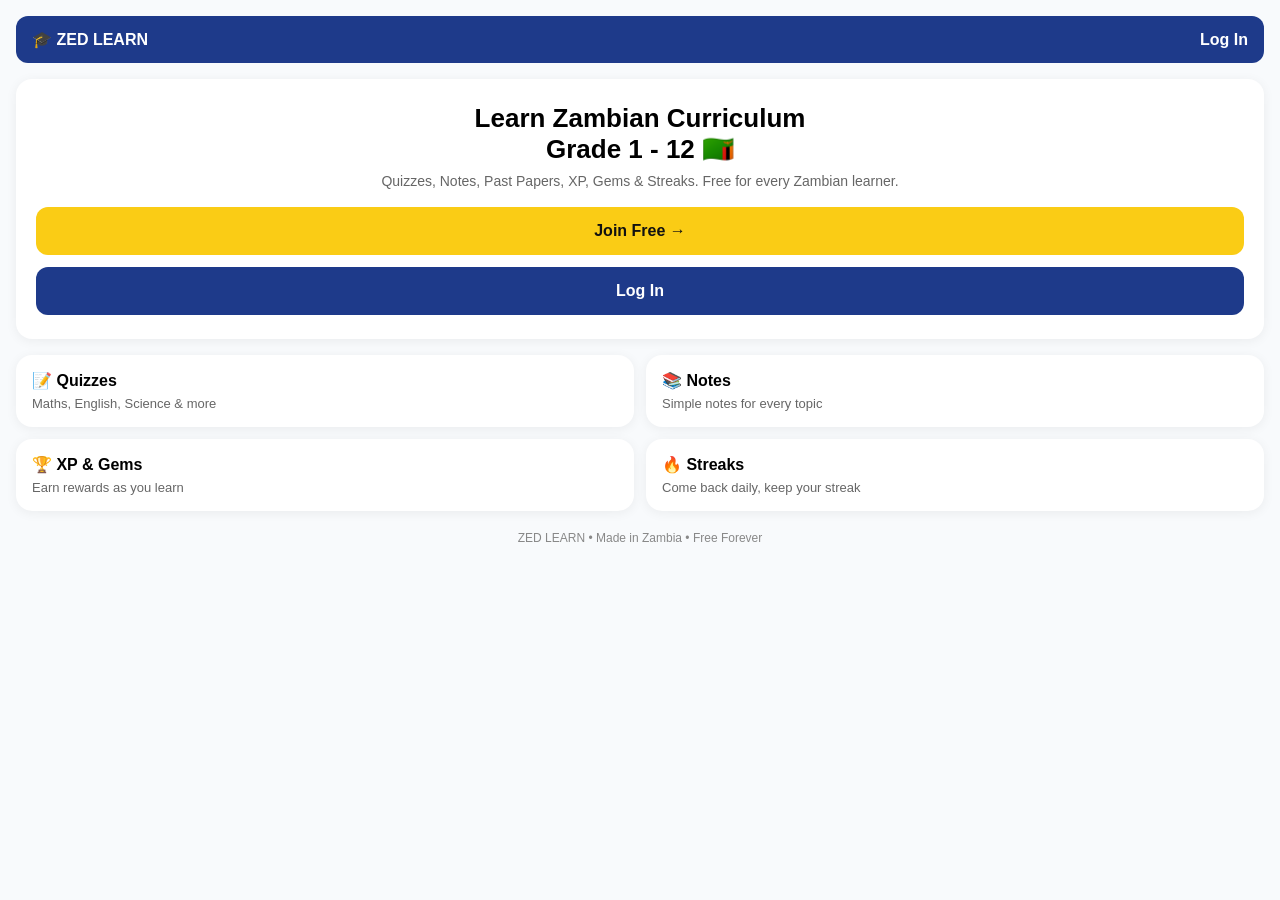
<file: index.html>
<!DOCTYPE html>
<html lang="en">
<head>
<meta charset="UTF-8">
<meta name="viewport" content="width=device-width, initial-scale=1.0">
<title>ZED LEARN - Learn Zambian Curriculum</title>
<style>
* { box-sizing:border-box; font-family:-apple-system, Arial, sans-serif; }
body { margin:0; background:#f8fafc; padding:16px; }
.topbar { background:#1e3a8a; color:white; padding:14px 16px; border-radius:12px; display:flex; justify-content:space-between; align-items:center; }
.topbar a { color:white; text-decoration:none; font-weight:700; }
.hero { background:white; margin-top:16px; border-radius:16px; padding:24px 20px; text-align:center; box-shadow:0 2px 12px rgba(0,0,0,0.06); }
.hero h1 { margin:0 0 8px; font-size:26px; line-height:1.2; }
.hero p { color:#666; font-size:14px; margin:0 0 18px; }
.btn { display:block; background:#facc15; color:#111; padding:15px; border-radius:12px; font-size:16px; font-weight:800; text-decoration:none; margin-top:12px; }
.btn.dark { background:#1e3a8a; color:white; }
.cards { display:grid; grid-template-columns:1fr 1fr; gap:12px; margin-top:16px; }
.card { background:white; border-radius:16px; padding:16px; box-shadow:0 2px 12px rgba(0,0,0,0.06); }
.card h3 { margin:0 0 6px; font-size:16px; }
.card p { margin:0; color:#666; font-size:13px; }
.footer { text-align:center; color:#888; font-size:12px; margin-top:20px; }
</style>
</head>
<body>
<div class="topbar"><b>🎓 ZED LEARN</b><a href="login.html">Log In</a></div>
<div class="hero">
<h1>Learn Zambian Curriculum<br>Grade 1 - 12 🇿🇲</h1>
<p>Quizzes, Notes, Past Papers, XP, Gems & Streaks. Free for every Zambian learner.</p>
<a class="btn" href="register-simple.html">Join Free →</a>
<a class="btn dark" href="login.html">Log In</a>
</div>
<div class="cards">
<div class="card"><h3>📝 Quizzes</h3><p>Maths, English, Science & more</p></div>
<div class="card"><h3>📚 Notes</h3><p>Simple notes for every topic</p></div>
<div class="card"><h3>🏆 XP & Gems</h3><p>Earn rewards as you learn</p></div>
<div class="card"><h3>🔥 Streaks</h3><p>Come back daily, keep your streak</p></div>
</div>
<p class="footer">ZED LEARN • Made in Zambia • Free Forever</p>
</body>
</html>
</file>
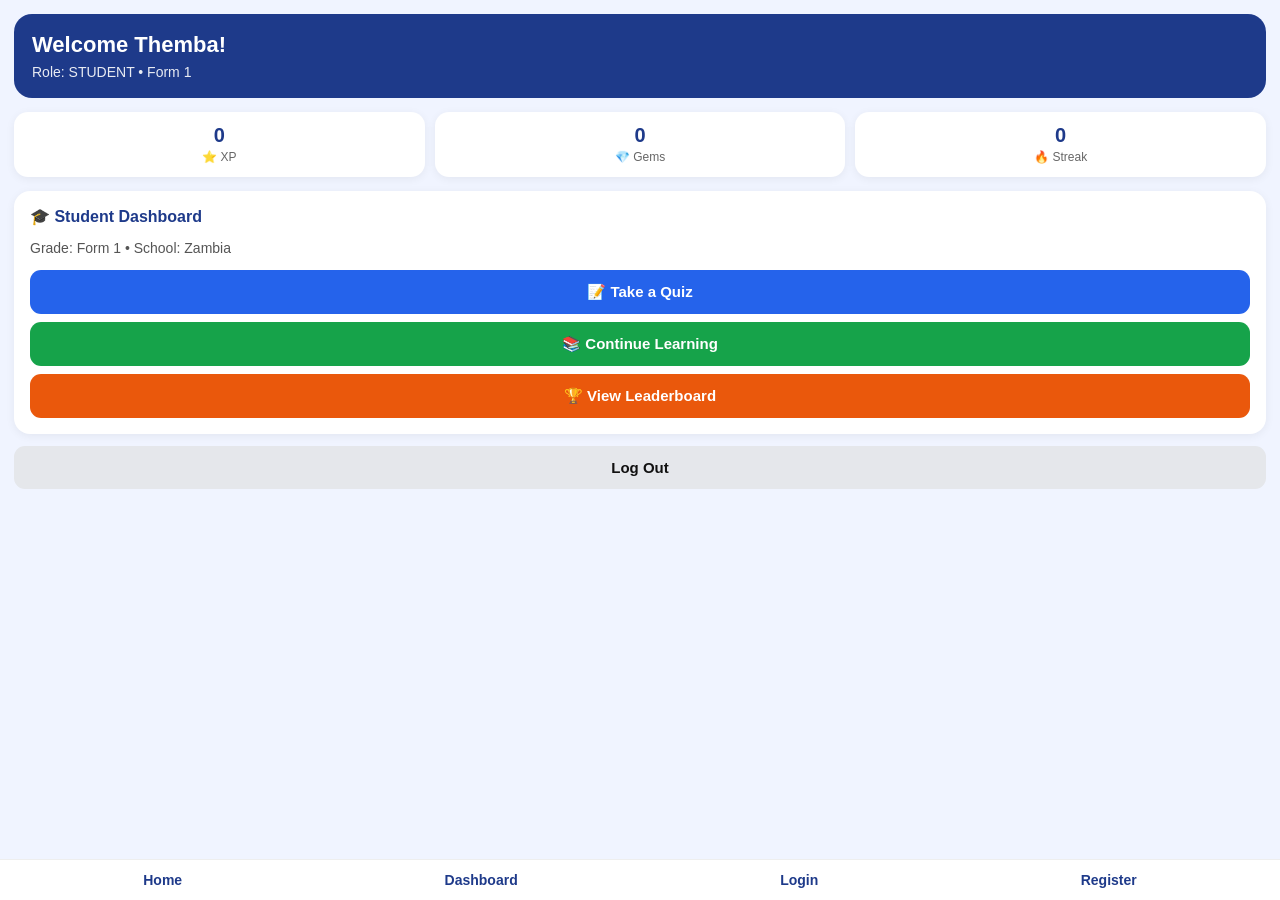
<file: dashboard.html>
<!DOCTYPE html>
<html lang="en">
<head>
<meta charset="UTF-8">
<meta name="viewport" content="width=device-width, initial-scale=1.0">
<title>ZED LEARN - Dashboard</title>
<style>
* { box-sizing:border-box; font-family:-apple-system, Arial, sans-serif; }
body { margin:0; background:#f0f4ff; padding:14px; padding-bottom:90px; }
.top { background:#1e3a8a; color:white; border-radius:18px; padding:18px; }
.top h1 { margin:0; font-size:22px; }
.top p { margin:6px 0 0; opacity:0.9; font-size:14px; }
.stats { display:grid; grid-template-columns:1fr 1fr 1fr; gap:10px; margin:14px 0; }
.stat { background:white; border-radius:14px; padding:12px; text-align:center; box-shadow:0 2px 10px rgba(0,0,0,0.06); }
.stat b { display:block; font-size:20px; color:#1e3a8a; }
.stat span { font-size:12px; color:#666; }
.card { background:white; border-radius:16px; padding:16px; margin-bottom:12px; box-shadow:0 2px 10px rgba(0,0,0,0.06); }
.card h3 { margin:0 0 10px; font-size:16px; color:#1e3a8a; }
.btn { display:block; width:100%; background:#2563eb; color:white; border:none; padding:13px; border-radius:11px; font-size:15px; font-weight:800; margin-top:8px; cursor:pointer; text-align:center; text-decoration:none; }
.btn.green { background:#16a34a; }
.btn.orange { background:#ea580c; }
.btn.grey { background:#e5e7eb; color:#111; }
.user-row { display:flex; justify-content:space-between; align-items:center; border-bottom:1px solid #eee; padding:10px 0; font-size:14px; }
.user-row:last-child { border:none; }
.small-btn { background:#16a34a; color:white; border:none; padding:6px 10px; border-radius:8px; font-size:12px; font-weight:700; cursor:pointer; }
.small-btn.red { background:#dc2626; }
.nav { position:fixed; bottom:0; left:0; right:0; background:white; display:flex; justify-content:space-around; padding:12px; border-top:1px solid #eee; }
.nav a { text-decoration:none; color:#1e3a8a; font-weight:700; font-size:14px; }
</style>
</head>
<body>
<div class="top">
<h1 id="welcome">Welcome!</h1>
<p id="roleLabel">Loading...</p>
</div>

<div class="stats">
<div class="stat"><b id="xp">0</b><span>⭐ XP</span></div>
<div class="stat"><b id="gems">0</b><span>💎 Gems</span></div>
<div class="stat"><b id="streak">0</b><span>🔥 Streak</span></div>
</div>

<!-- STUDENT -->
<div id="view-student" class="card" style="display:none;">
<h3>🎓 Student Dashboard</h3>
<p id="studentInfo" style="font-size:14px; color:#555;"></p>
<a class="btn" href="index.html">📝 Take a Quiz</a>
<a class="btn green" href="index.html">📚 Continue Learning</a>
<button class="btn orange" onclick="alert('Leaderboard coming soon! You are Top 10 in Zambia!')">🏆 View Leaderboard</button>
</div>

<!-- PARENT -->
<div id="view-parent" class="card" style="display:none;">
<h3>👨‍👩‍👧 Parent Dashboard</h3>
<p id="parentInfo" style="font-size:14px; color:#555;"></p>
<div style="background:#eff6ff; padding:12px; border-radius:10px; font-size:14px;">
<b>Child Progress This Week</b><br>Quizzes Done: 3<br>Average Score: 78%<br>XP Earned: 350<br>Keep encouraging them! 👏
</div>
</div>

<!-- TEACHER / LECTURER -->
<div id="view-teacher" class="card" style="display:none;">
<h3>👩‍🏫 Teacher / Lecturer Dashboard</h3>
<p id="teacherInfo" style="font-size:14px; color:#555;"></p>
<button class="btn" onclick="alert('Quiz Creator coming next! You will add questions here.')">➕ Create New Quiz</button>
<button class="btn green" onclick="alert('My Students: 12 students, Avg 72%')">👥 My Students (12)</button>
<button class="btn orange" onclick="alert('Class Performance: Form 1 Maths - 72% average')">📊 Class Performance</button>
</div>

<!-- SCHOOL -->
<div id="view-school" class="card" style="display:none;">
<h3>🏫 School / University Dashboard</h3>
<p id="schoolInfo" style="font-size:14px; color:#555;"></p>
<div style="background:#f0fdf4; padding:12px; border-radius:10px; font-size:14px;">
<b>School Overview</b><br>Total Students: 45<br>Total Teachers: 6<br>School Average: 74%<br>Top Class: Form 2
</div>
<button class="btn" onclick="alert('Add Teacher - invite via phone number')">➕ Add Teacher</button>
<button class="btn green" onclick="alert('Add Student - invite via phone number')">➕ Add Student</button>
</div>

<!-- ADMIN -->
<div id="view-admin" class="card" style="display:none;">
<h3>⚙️ Administrator Dashboard - Themba</h3>
<p style="font-size:14px; color:#555;">You control everything.</p>
<div id="adminStats" style="background:#fffbeb; padding:12px; border-radius:10px; font-size:14px; margin-bottom:10px;"></div>
<h3 style="margin-top:14px;">Pending Approvals</h3>
<div id="pendingList"></div>
<h3 style="margin-top:14px;">All Users</h3>
<div id="allUsers"></div>
<button class="btn" onclick="alert('Manage Questions - coming next file!')">📝 Manage Questions</button>
</div>

<button class="btn grey" onclick="logout()">Log Out</button>

<div class="nav">
<a href="index.html">Home</a>
<a href="dashboard.html">Dashboard</a>
<a href="login.html">Login</a>
<a href="register.html">Register</a>
</div>

<script>
let user = JSON.parse(localStorage.getItem('zed_current_user')||'null');
if(!user){
  // If no login yet, show demo Themba like in your screenshot
  user = { name:'Themba', role:'student', xp:0, gems:0, streak:0, grade:'Form 1' };
}
document.getElementById('welcome').textContent = 'Welcome ' + user.name + '!';
document.getElementById('roleLabel').textContent = 'Role: ' + user.role.toUpperCase() + (user.grade ? ' • ' + user.grade : '') + (user.school ? ' • ' + user.school : '');
document.getElementById('xp').textContent = user.xp||0;
document.getElementById('gems').textContent = user.gems||0;
document.getElementById('streak').textContent = user.streak||0;

if(user.role==='student') document.getElementById('view-student').style.display='block';
if(user.role==='parent'){
  document.getElementById('view-parent').style.display='block';
  document.getElementById('parentInfo').textContent = 'Child: ' + (user.childName||'Your child') + ' • Grade: ' + (user.childGrade||'');
}
if(user.role==='teacher' || user.role==='lecturer'){
  document.getElementById('view-teacher').style.display='block';
  document.getElementById('teacherInfo').textContent = (user.subject||user.dept||'') + ' • ' + (user.school||user.university||'');
}
if(user.role==='school'){
  document.getElementById('view-school').style.display='block';
  document.getElementById('schoolInfo').textContent = (user.schoolName||user.name) + ' • ' + (user.district||'');
}
if(user.role==='student'){
  document.getElementById('studentInfo').textContent = 'Grade: ' + (user.grade||'Form 1') + ' • School: ' + (user.school||'Zambia');
}
if(user.role==='admin'){
  document.getElementById('view-admin').style.display='block';
  let users = JSON.parse(localStorage.getItem('zed_users')||'[]');
  let counts = {};
  users.forEach(u=>{ counts[u.role]=(counts[u.role]||0)+1; });
  document.getElementById('adminStats').innerHTML = 'Total Users: <b>'+users.length+'</b><br>Students: '+(counts.student||0)+' • Parents: '+(counts.parent||0)+' • Teachers: '+(counts.teacher||0)+' • Lecturers: '+(counts.lecturer||0)+' • Schools: '+(counts.school||0);
  let pending = users.filter(u=>u.status==='pending');
  document.getElementById('pendingList').innerHTML = pending.length ? '' : '<p style="font-size:13px; color:#666;">No pending approvals. ✅</p>';
  pending.forEach((u,i)=>{
    let div = document.createElement('div');
    div.className='user-row';
    div.innerHTML = '<span><b>'+u.name+'</b><br><small>'+u.role+' • '+u.phone+'</small></span><button class="small-btn" onclick="approve('+users.indexOf(u)+')">Approve</button>';
    document.getElementById('pendingList').appendChild(div);
  });
  document.getElementById('allUsers').innerHTML = users.length ? '' : '<p style="font-size:13px; color:#666;">No users yet. Share register link!</p>';
  users.forEach(u=>{
    let div = document.createElement('div');
    div.className='user-row';
    div.innerHTML = '<span><b>'+u.name+'</b><br><small>'+u.role+' • '+u.phone+' • '+(u.status||'active')+'</small></span>';
    document.getElementById('allUsers').appendChild(div);
  });
}
function approve(idx){
  let users = JSON.parse(localStorage.getItem('zed_users')||'[]');
  users[idx].status='approved';
  localStorage.setItem('zed_users', JSON.stringify(users));
  alert('Approved! They can now log in.');
  location.reload();
}
function logout(){
  localStorage.removeItem('zed_current_user');
  window.location.href='login.html';
}
</script>
</body>
</html>
</file>
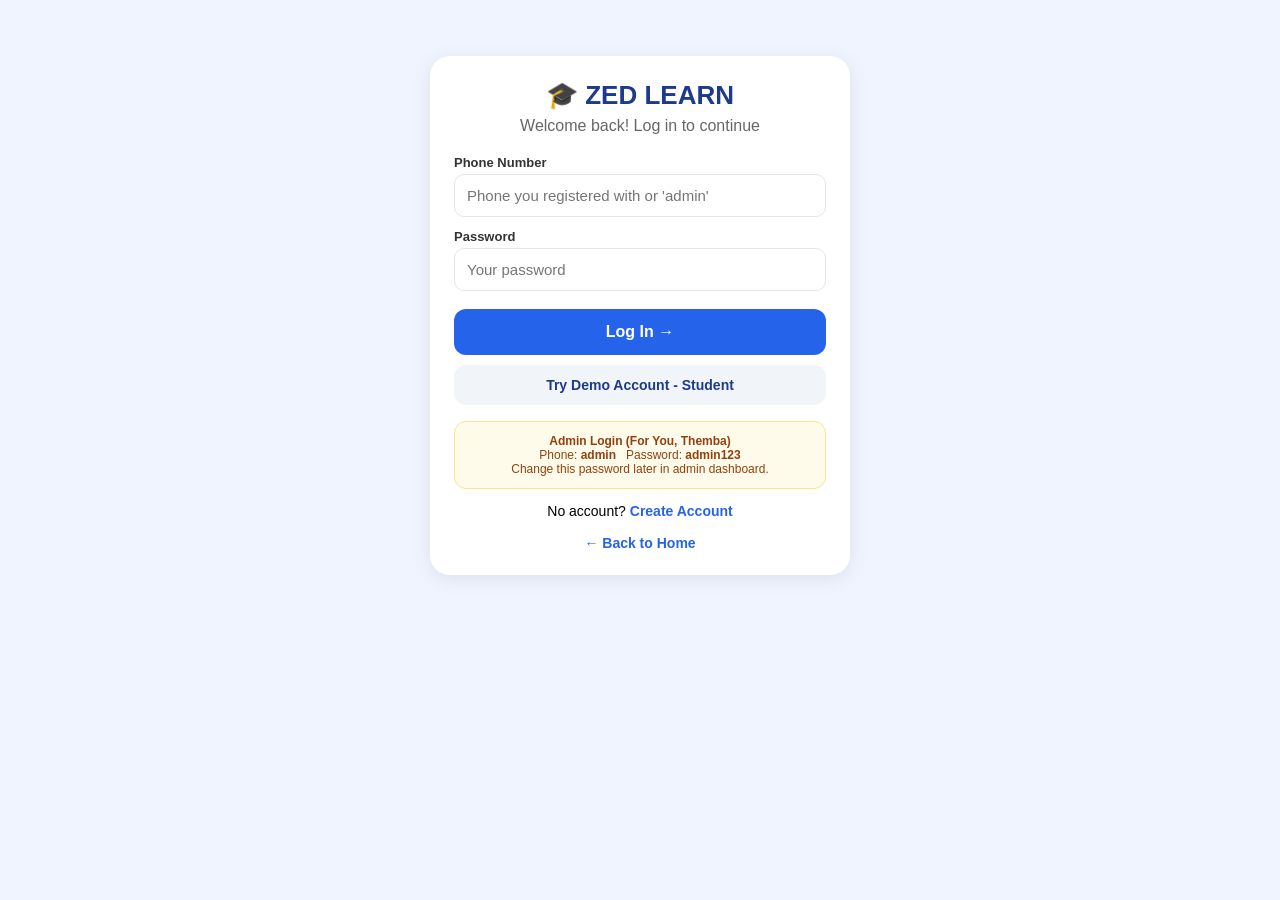
<file: login.html>
<!DOCTYPE html>
<html lang="en">
<head>
<meta charset="UTF-8">
<meta name="viewport" content="width=device-width, initial-scale=1.0">
<title>ZED LEARN - Log In</title>
<style>
* { box-sizing: border-box; font-family: -apple-system, Arial, sans-serif; }
body { margin:0; background:#f0f4ff; padding:16px; }
.card { max-width:420px; margin:40px auto; background:white; border-radius:20px; padding:24px; box-shadow:0 4px 20px rgba(0,0,0,0.08); }
h1 { text-align:center; color:#1e3a8a; margin:0; font-size:26px; }
p.sub { text-align:center; color:#666; margin:6px 0 20px; }
label { display:block; font-size:13px; font-weight:700; margin:12px 0 4px; color:#333; }
input { width:100%; padding:12px; border:1.5px solid #e5e7eb; border-radius:10px; font-size:15px; outline:none; }
input:focus { border-color:#2563eb; }
.btn { width:100%; background:#2563eb; color:white; border:none; padding:14px; border-radius:12px; font-size:16px; font-weight:800; margin-top:18px; cursor:pointer; }
.btn2 { width:100%; background:#f1f5f9; color:#1e3a8a; border:none; padding:12px; border-radius:12px; font-size:14px; font-weight:700; margin-top:10px; cursor:pointer; }
.link { text-align:center; margin-top:14px; font-size:14px; }
.link a { color:#2563eb; font-weight:700; text-decoration:none; }
.msg { text-align:center; padding:10px; border-radius:10px; margin-top:12px; font-size:14px; display:none; }
.msg.err { background:#fee2e2; color:#991b1b; display:block; }
.msg.ok { background:#dcfce7; color:#166534; display:block; }
.admin-box { background:#fffbeb; border:1px solid #fde68a; border-radius:12px; padding:12px; margin-top:16px; font-size:12px; color:#92400e; text-align:center; }
</style>
</head>
<body>
<div class="card">
<h1>🎓 ZED LEARN</h1>
<p class="sub">Welcome back! Log in to continue</p>

<form onsubmit="login(event)">
<label>Phone Number</label>
<input id="phone" required type="text" placeholder="Phone you registered with or 'admin'">

<label>Password</label>
<input id="password" required type="password" placeholder="Your password">

<div id="msg" class="msg"></div>
<button class="btn" type="submit">Log In →</button>
</form>

<button class="btn2" onclick="quickDemo()">Try Demo Account - Student</button>

<div class="admin-box">
<b>Admin Login (For You, Themba)</b><br>
Phone: <b>admin</b> &nbsp; Password: <b>admin123</b><br>
Change this password later in admin dashboard.
</div>

<div class="link">No account? <a href="register.html">Create Account</a><br><br><a href="index.html">← Back to Home</a></div>
</div>

<script>
function showMsg(text, type){
  const m = document.getElementById('msg');
  m.textContent = text;
  m.className = 'msg ' + type;
}

function login(e){
  e.preventDefault();
  const phone = document.getElementById('phone').value.trim();
  const pass = document.getElementById('password').value;

  // ADMIN - built-in
  if(phone === 'admin' && pass === 'admin123'){
    const adminUser = { name: 'Themba (Admin)', phone: 'admin', role: 'admin', xp: 9999, gems: 999, streak: 99 };
    localStorage.setItem('zed_current_user', JSON.stringify(adminUser));
    showMsg('✅ Welcome Admin! Opening dashboard...', 'ok');
    setTimeout(()=>{ window.location.href = 'dashboard.html'; }, 1000);
    return;
  }

  let users = JSON.parse(localStorage.getItem('zed_users')||'[]');
  const user = users.find(u=>u.phone===phone && u.password===pass);
  if(!user){
    showMsg('❌ Wrong phone or password. Try again or create account.', 'err');
    return;
  }

  // Check if teacher / lecturer / school needs approval
  if((user.role==='teacher' || user.role==='lecturer' || user.role==='school') && user.status==='pending'){
    showMsg('⏳ Your account is waiting for Admin approval. Please check back soon.', 'err');
    return;
  }

  localStorage.setItem('zed_current_user', JSON.stringify(user));
  showMsg('✅ Welcome ' + user.name + '! Opening your dashboard...', 'ok');
  setTimeout(()=>{ window.location.href = 'dashboard.html'; }, 1000);
}

function quickDemo(){
  const demo = { name: 'Demo Student', phone: '0977000000', role: 'student', xp: 250, gems: 10, streak: 3, grade: 'Form 1' };
  localStorage.setItem('zed_current_user', JSON.stringify(demo));
  window.location.href = 'dashboard.html';
}
</script>
</body>
</html>
</file>
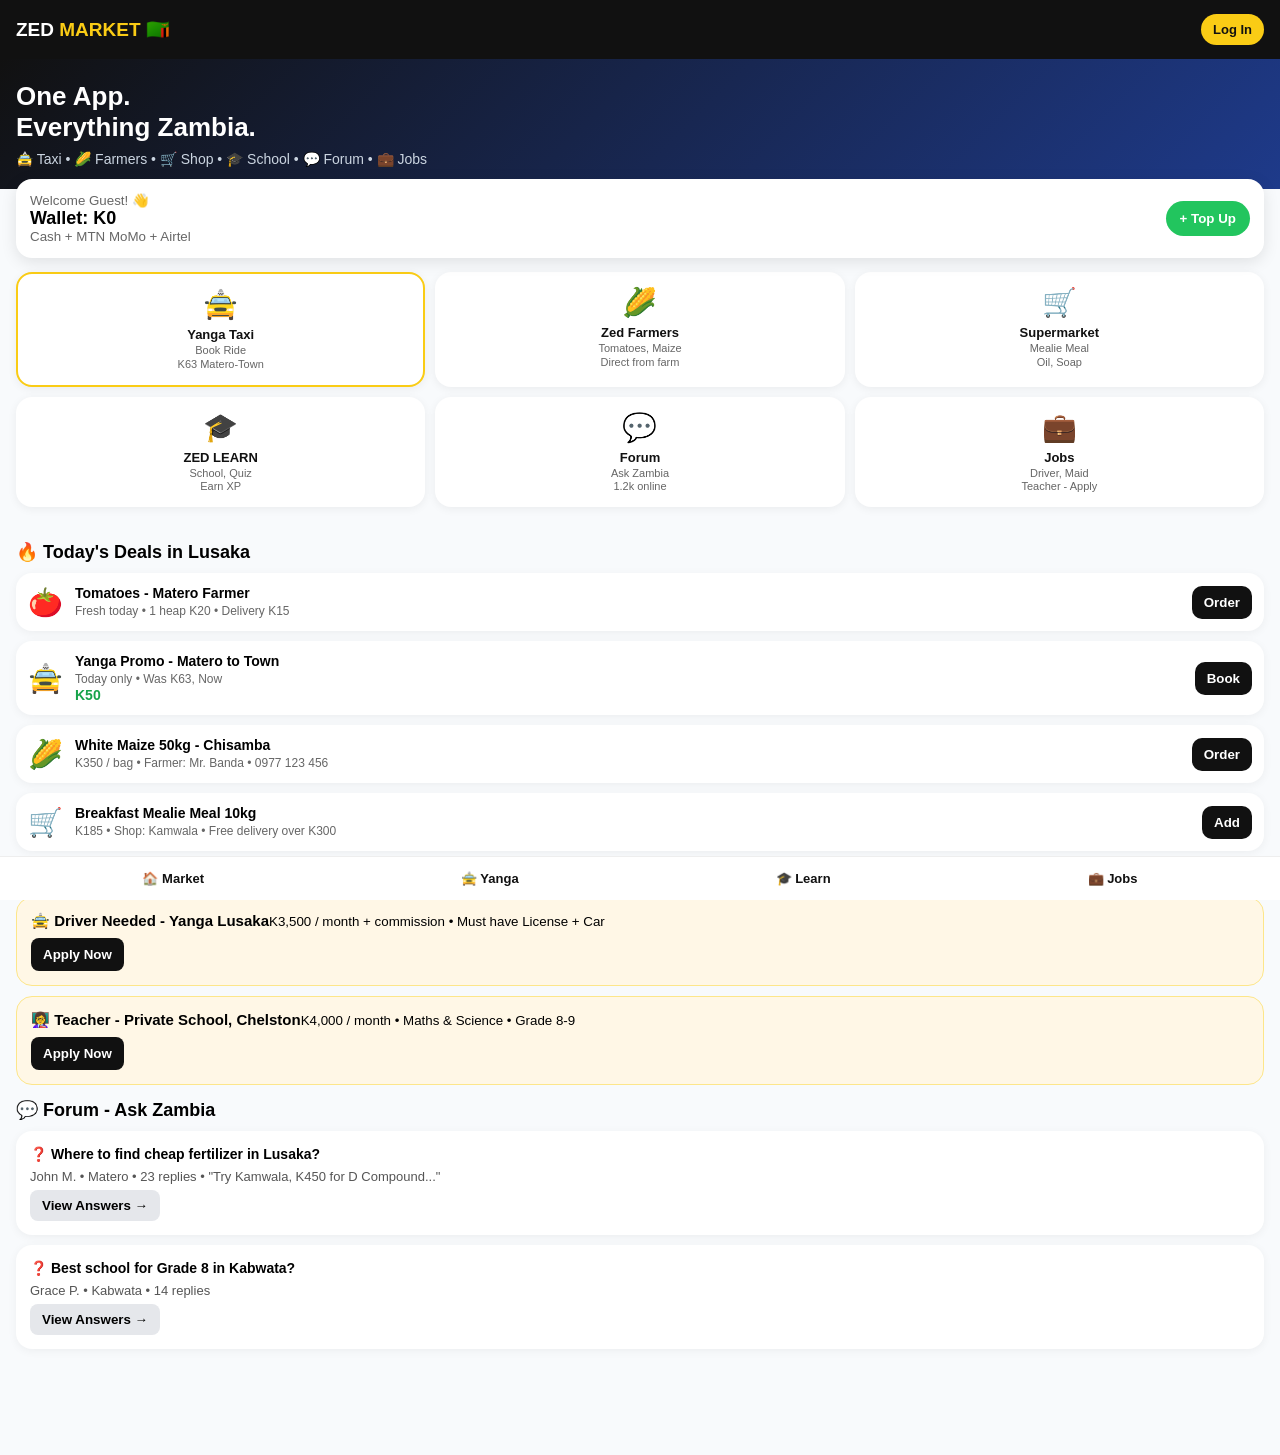
<file: market.html>
<!DOCTYPE html>
<html lang="en">
<head>
<meta charset="UTF-8">
<meta name="viewport" content="width=device-width, initial-scale=1.0">
<title>ZED MARKET - Taxi, Food, School, Jobs in One Place 🇿🇲</title>
<style>
* { box-sizing:border-box; font-family:-apple-system, Arial, sans-serif; }
body { margin:0; background:#f8fafc; padding-bottom:90px; }
.topbar { background:#111; color:white; padding:14px 16px; display:flex; justify-content:space-between; align-items:center; position:sticky; top:0; z-index:10; }
.topbar b { font-size:19px; }
.topbar b span { color:#facc15; }
.topbar a { color:#111; background:#facc15; text-decoration:none; font-size:13px; font-weight:800; padding:8px 12px; border-radius:20px; }
.hero { background:linear-gradient(135deg,#111,#1e3a8a); color:white; padding:22px 16px; }
.hero h1 { margin:0; font-size:26px; line-height:1.2; }
.hero p { color:#cbd5e1; margin:8px 0 0; font-size:14px; }
.wallet { background:white; margin:-10px 16px 0; border-radius:16px; padding:14px; box-shadow:0 4px 16px rgba(0,0,0,0.1); display:flex; justify-content:space-between; align-items:center; position:relative; }
.wallet b { font-size:18px; }
.wallet small { color:#666; display:block; }
.wallet button { background:#22c55e; color:white; border:none; padding:10px 14px; border-radius:20px; font-weight:800; }
.grid { display:grid; grid-template-columns:1fr 1fr 1fr; gap:10px; margin:14px 16px; }
.tile { background:white; border-radius:16px; padding:14px 8px; text-align:center; box-shadow:0 2px 10px rgba(0,0,0,0.06); text-decoration:none; color:#111; }
.tile span { font-size:28px; display:block; }
.tile b { display:block; font-size:13px; margin:6px 0 2px; }
.tile small { color:#666; font-size:11px; line-height:1.2; display:block; }
.tile.hot { border:2px solid #facc15; }
.section { padding:6px 16px; }
.section h2 { font-size:18px; margin:14px 0 10px; }
.deal { background:white; border-radius:16px; padding:12px; margin-bottom:10px; display:flex; gap:12px; align-items:center; box-shadow:0 2px 10px rgba(0,0,0,0.05); }
.deal img { width:64px; height:64px; border-radius:12px; background:#fef3c7; display:flex; align-items:center; justify-content:center; font-size:28px; }
.deal b { font-size:14px; display:block; }
.deal small { color:#666; font-size:12px; }
.deal button { background:#111; color:white; border:none; padding:9px 12px; border-radius:10px; font-weight:700; white-space:nowrap; }
.forumCard { background:white; border-radius:16px; padding:14px; margin-bottom:10px; box-shadow:0 2px 10px rgba(0,0,0,0.05); }
.forumCard b { font-size:14px; }
.forumCard p { font-size:13px; color:#555; margin:6px 0; }
.jobCard { background:#fff7e6; border-radius:16px; padding:14px; margin-bottom:10px; border:1px solid #fde68a; }
.jobCard b { font-size:15px; }
.nav { position:fixed; bottom:0; left:0; right:0; background:white; display:flex; justify-content:space-around; padding:14px; border-top:1px solid #eee; }
.nav a { text-decoration:none; color:#111; font-weight:700; font-size:13px; }
</style>
</head>
<body>

<div class="topbar"><b>ZED <span>MARKET</span> 🇿🇲</b><a href="#" onclick="alert('Login coming - use ZED LEARN login for now'); return false;">Log In</a></div>

<div class="hero">
<h1>One App.<br>Everything Zambia.</h1>
<p>🚖 Taxi • 🌽 Farmers • 🛒 Shop • 🎓 School • 💬 Forum • 💼 Jobs</p>
</div>

<div class="wallet">
<div><small id="welcomeName">Welcome Guest! 👋</small><b>Wallet: K<span id="walletBal">0</span></b><small>Cash + MTN MoMo + Airtel</small></div>
<button onclick="topup()">+ Top Up</button>
</div>

<div class="grid">
<a class="tile hot" href="yanga-rider.html"><span>🚖</span><b>Yanga Taxi</b><small>Book Ride<br>K63 Matero-Town</small></a>
<a class="tile" href="#" onclick="goFarm(); return false;"><span>🌽</span><b>Zed Farmers</b><small>Tomatoes, Maize<br>Direct from farm</small></a>
<a class="tile" href="#" onclick="goShop(); return false;"><span>🛒</span><b>Supermarket</b><small>Mealie Meal<br>Oil, Soap</small></a>
<a class="tile" href="index.html"><span>🎓</span><b>ZED LEARN</b><small>School, Quiz<br>Earn XP</small></a>
<a class="tile" href="#" onclick="goForum(); return false;"><span>💬</span><b>Forum</b><small>Ask Zambia<br>1.2k online</small></a>
<a class="tile" href="#" onclick="goJobs(); return false;"><span>💼</span><b>Jobs</b><small>Driver, Maid<br>Teacher - Apply</small></a>
</div>

<div class="section">
<h2>🔥 Today's Deals in Lusaka</h2>

<div class="deal"><div style="font-size:28px;">🍅</div><div style="flex:1;"><b>Tomatoes - Matero Farmer</b><small>Fresh today • 1 heap K20 • Delivery K15</small></div><button onclick="order('Tomatoes K20')">Order</button></div>

<div class="deal"><div style="font-size:28px;">🚖</div><div style="flex:1;"><b>Yanga Promo - Matero to Town</b><small>Today only • Was K63, Now <b style="color:#16a34a;">K50</b></small></div><button onclick="window.location.href='yanga-rider.html'">Book</button></div>

<div class="deal"><div style="font-size:28px;">🌽</div><div style="flex:1;"><b>White Maize 50kg - Chisamba</b><small>K350 / bag • Farmer: Mr. Banda • 0977 123 456</small></div><button onclick="order('Maize 50kg K350')">Order</button></div>

<div class="deal"><div style="font-size:28px;">🛒</div><div style="flex:1;"><b>Breakfast Mealie Meal 10kg</b><small>K185 • Shop: Kamwala • Free delivery over K300</small></div><button onclick="order('Mealie Meal K185')">Add</button></div>

<h2>💼 Jobs Near You</h2>
<div class="jobCard"><b>🚖 Driver Needed - Yanga Lusaka</b><small>K3,500 / month + commission • Must have License + Car</small><br><button onclick="alert('Application sent! We will call you.')" style="background:#111;color:white;border:none;padding:9px 12px;border-radius:8px;margin-top:8px;font-weight:700;">Apply Now</button></div>
<div class="jobCard"><b>👩‍🏫 Teacher - Private School, Chelston</b><small>K4,000 / month • Maths & Science • Grade 8-9</small><br><button onclick="alert('Application sent!')" style="background:#111;color:white;border:none;padding:9px 12px;border-radius:8px;margin-top:8px;font-weight:700;">Apply Now</button></div>

<h2>💬 Forum - Ask Zambia</h2>
<div class="forumCard"><b>❓ Where to find cheap fertilizer in Lusaka?</b><p>John M. • Matero • 23 replies • "Try Kamwala, K450 for D Compound..."</p><button onclick="goForum()" style="background:#e5e7eb;border:none;padding:8px 12px;border-radius:8px;font-weight:700;">View Answers →</button></div>
<div class="forumCard"><b>❓ Best school for Grade 8 in Kabwata?</b><p>Grace P. • Kabwata • 14 replies</p><button onclick="goForum()" style="background:#e5e7eb;border:none;padding:8px 12px;border-radius:8px;font-weight:700;">View Answers →</button></div>

</div>

<div class="nav">
<a href="market.html">🏠 Market</a>
<a href="yanga-rider.html">🚖 Yanga</a>
<a href="index.html">🎓 Learn</a>
<a href="#" onclick="goJobs(); return false;">💼 Jobs</a>
</div>

<script>
let u = JSON.parse(localStorage.getItem('zed_current_user')||'null');
let bal = parseInt(localStorage.getItem('zed_wallet')||'0');
if(u){
  document.getElementById('welcomeName').textContent = 'Welcome ' + u.name + '! 👋';
}
document.getElementById('walletBal').textContent = bal;
function topup(){
  let amt = prompt('How much to Top Up via MoMo? e.g. 50');
  if(!amt) return;
  bal += parseInt(amt)||0;
  localStorage.setItem('zed_wallet', bal);
  document.getElementById('walletBal').textContent = bal;
  alert('Top Up request sent! Pay to 0977 000 000 via MoMo. Wallet will update. Amount: K'+amt);
}
function order(item){
  alert(item + ' added to cart! Farmer/Shop will call you to confirm delivery. Pay Cash or MoMo on delivery.');
}
function goFarm(){ alert('🌽 Zed Farmers page coming next! Tell me: Build Farmers'); }
function goShop(){ alert('🛒 Supermarket page coming next! Tell me: Build Shop'); }
function goForum(){ alert('💬 Forum page coming next! Tell me: Build Forum'); }
function goJobs(){ alert('💼 Jobs page coming next! Tell me: Build Jobs'); }
</script>
</body>
</html>
</file>
